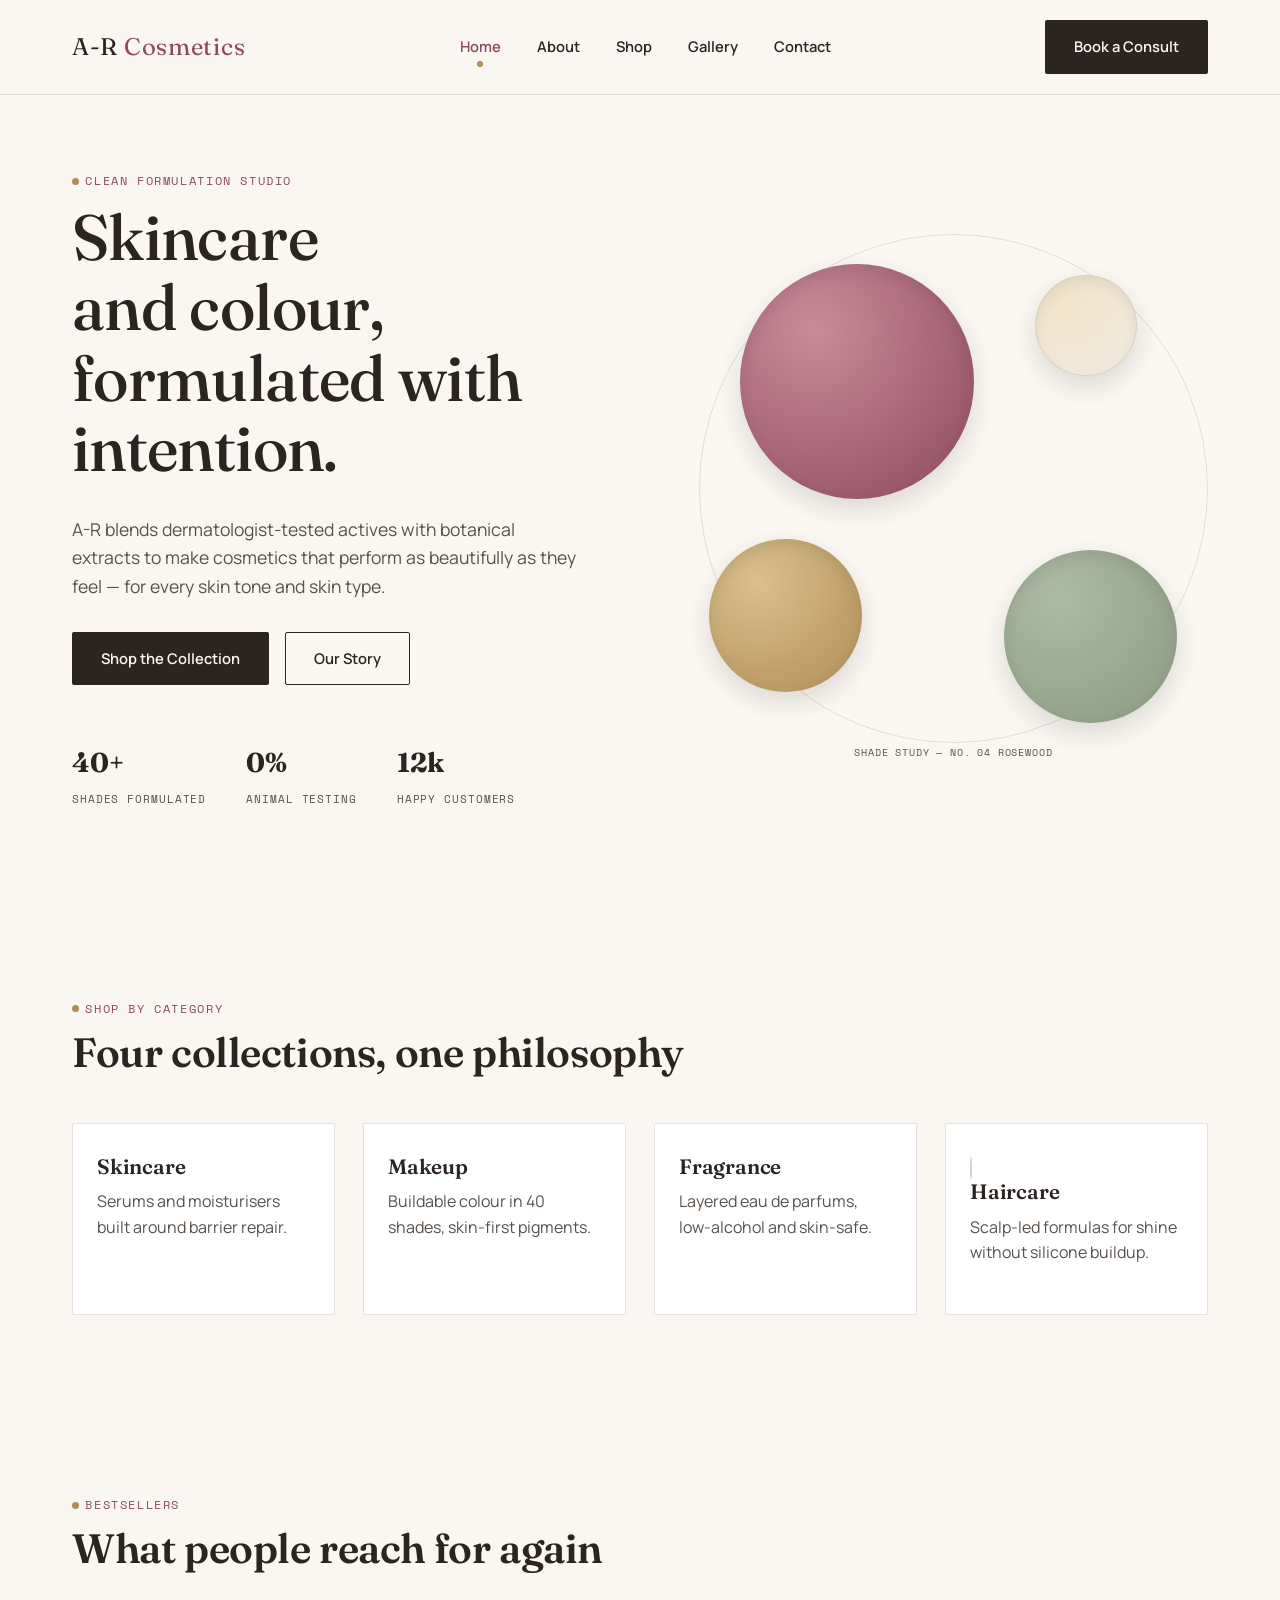
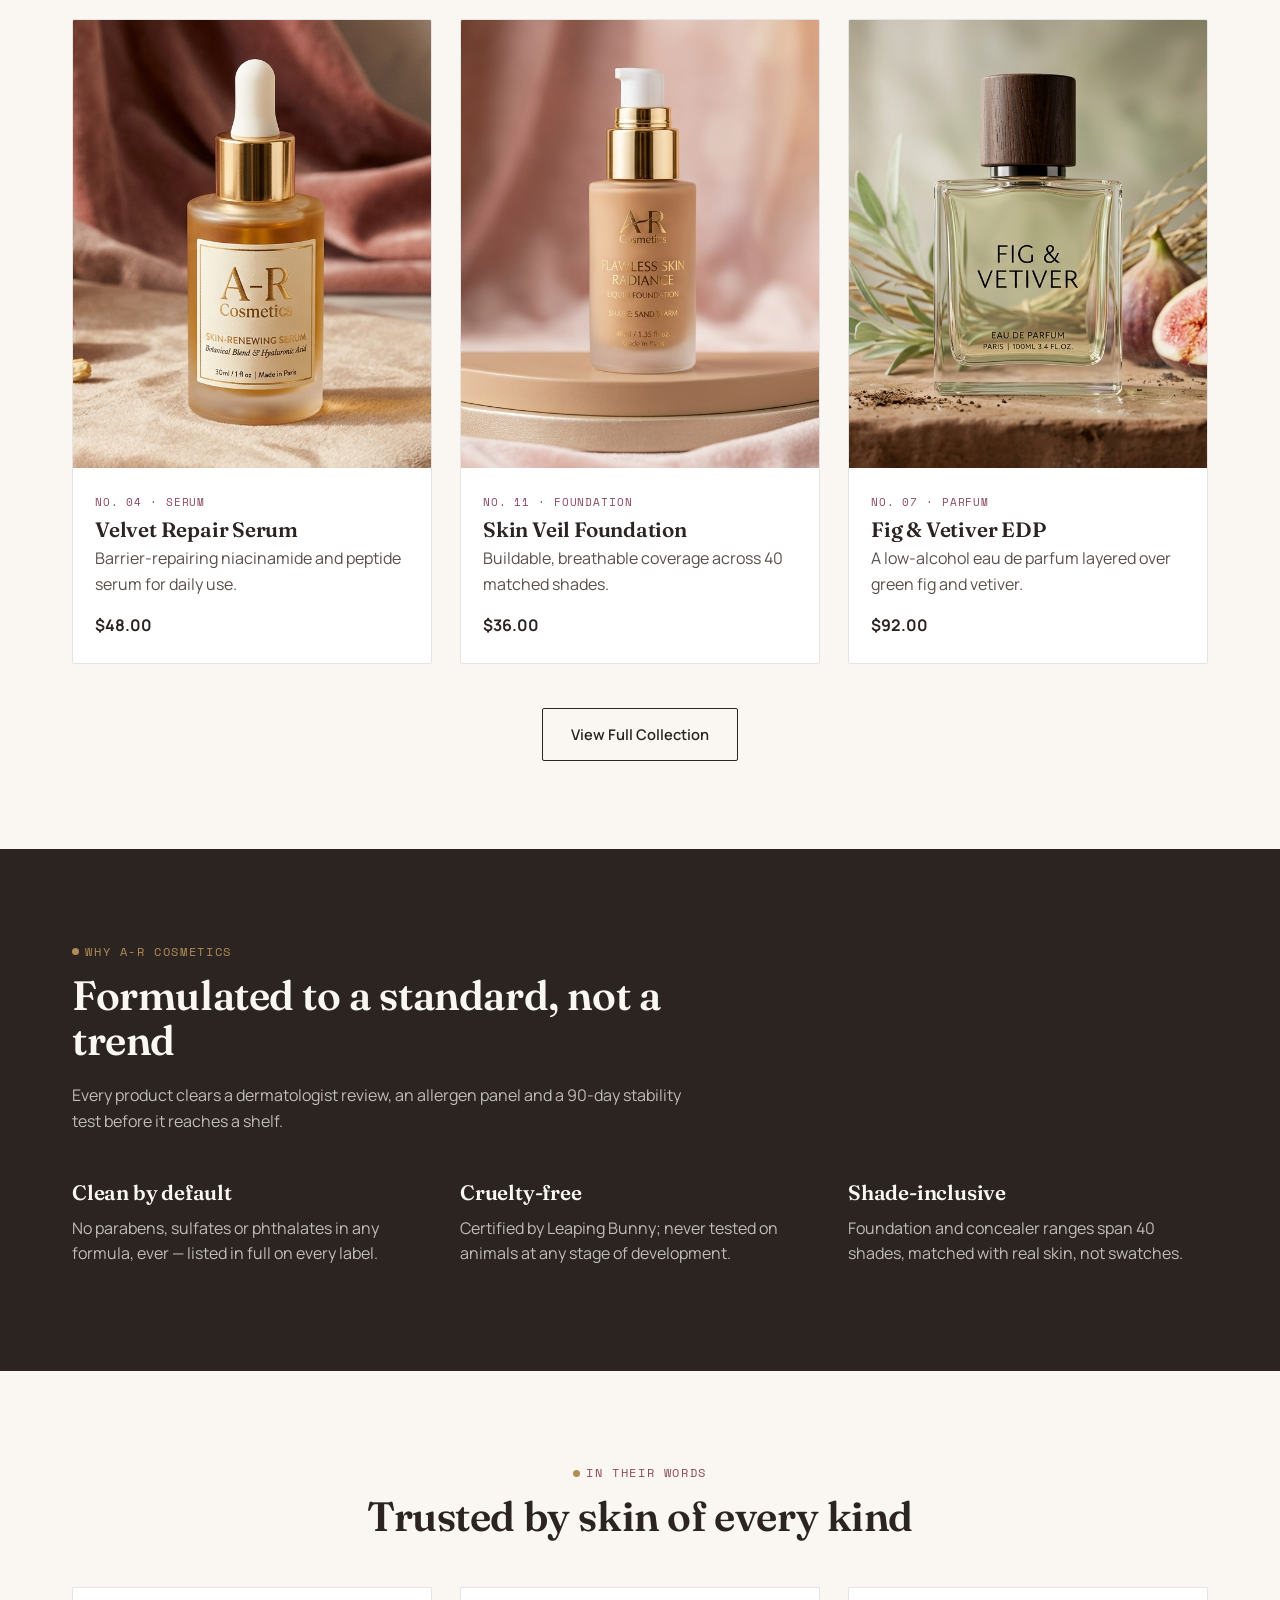
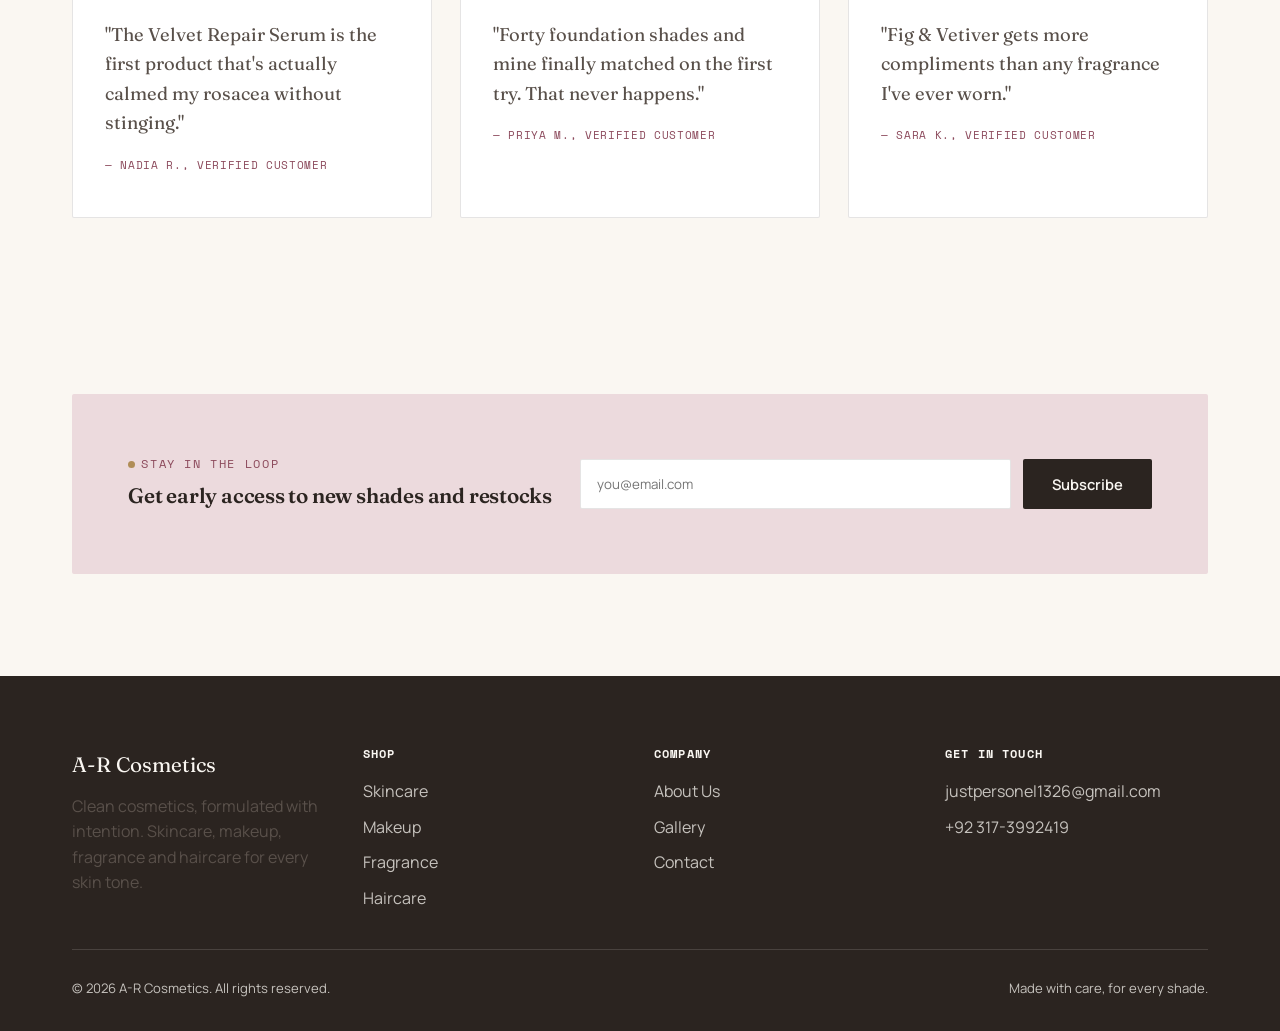
<file: index.html>
<!DOCTYPE html>
<html lang="en">
<head>
<meta charset="UTF-8" />
<meta name="viewport" content="width=device-width, initial-scale=1.0" />
<title>A-R Cosmetics</title>
<meta name="description" content="AURELLE creates clean, dermatologist-tested skincare, makeup and fragrance formulated with intention." />
<link rel="icon" type="image/png" href="favicon-32.png" />
<link rel="preconnect" href="https://fonts.googleapis.com">
<link rel="preconnect" href="https://fonts.gstatic.com" crossorigin>
<link href="https://fonts.googleapis.com/css2?family=Fraunces:opsz,wght@9..144,400;9..144,500;9..144,600&family=Manrope:wght@400;500;600;700;800&family=Space+Mono:wght@400;700&display=swap" rel="stylesheet">
<link rel="stylesheet" href="css/style.css" />
</head>
<body>

<header class="site-header">
  <div class="container">
    <a href="index.html" class="logo">A-R<span> Cosmetics</span></a>
    <button class="nav-toggle" aria-label="Toggle menu" aria-expanded="false">
      <span></span><span></span><span></span>
    </button>
    <nav class="main-nav">
      <a href="index.html" aria-current="page">Home</a>
      <a href="about.html">About</a>
      <a href="shop.html">Shop</a>
      <a href="gallery.html">Gallery</a>
      <a href="contact.html">Contact</a>
    </nav>
    <a href="contact.html" class="btn btn-primary header-cta">Book a Consult</a>
  </div>
</header>

<main>

  <section class="hero">
    <div class="container">
      <div class="hero-copy">
        <p class="eyebrow">Clean formulation studio</p>
        <h1>Skincare and&nbsp;colour, formulated&nbsp;with intention.</h1>
        <p class="lede">A-R blends dermatologist-tested actives with botanical extracts to make cosmetics that perform as beautifully as they feel — for every skin tone and skin type.</p>
        <div class="hero-actions">
          <a href="shop.html" class="btn btn-primary">Shop the Collection</a>
          <a href="about.html" class="btn btn-outline">Our Story</a>
        </div>
        <div class="hero-stats">
          <div><strong>40+</strong><span>Shades formulated</span></div>
          <div><strong>0%</strong><span>Animal testing</span></div>
          <div><strong>12k</strong><span>Happy customers</span></div>
        </div>
      </div>
      <div class="swatch-cluster" aria-hidden="true">
  <div class="ring"></div>
  <div class="swatch-dot d1"></div>
  <div class="swatch-dot d2"></div>
  <div class="swatch-dot d3"></div>
  <div class="swatch-dot d4"></div>
  <span class="label">SHADE STUDY — NO. 04 ROSEWOOD</span>
</div>
    </div>
  </section>

  <section class="categories">
    <div class="container">
      <div class="section-head">
        <p class="eyebrow">Shop by category</p>
        <h2>Four collections, one philosophy</h2>
      </div>
      <div class="category-grid">
        <a class="category-card" href="shop.html#skincare">
          <span class="dot" style="background:var(--sage)"></span>
          <h3>Skincare</h3>
          <p>Serums and moisturisers built around barrier repair.</p>
        </a>
        <a class="category-card" href="shop.html#makeup">
          <span class="dot" style="background:var(--rosewood)"></span>
          <h3>Makeup</h3>
          <p>Buildable colour in 40 shades, skin-first pigments.</p>
        </a>
        <a class="category-card" href="shop.html#fragrance">
          <span class="dot" style="background:var(--gold)"></span>
          <h3>Fragrance</h3>
          <p>Layered eau de parfums, low-alcohol and skin-safe.</p>
        </a>
        <a class="category-card" href="shop.html#haircare">
          <span class="dot" style="background:var(--ivory-deep); border:1px solid var(--line)"></span>
          <h3>Haircare</h3>
          <p>Scalp-led formulas for shine without silicone buildup.</p>
        </a>
      </div>
    </div>
  </section>

  <section class="bestsellers">
    <div class="container">
      <div class="section-head">
        <p class="eyebrow">Bestsellers</p>
        <h2>What people reach for again</h2>
      </div>
      <div class="product-grid">

        <article class="product-card">
          <div class="product-media">
  <img src="images/velvet-repair-serum.jpg" alt="Velvet Repair Serum">
</div>
          <div class="product-body">
            <span class="code">No. 04 · Serum</span>
            <h3>Velvet Repair Serum</h3>
            <p>Barrier-repairing niacinamide and peptide serum for daily use.</p>
            <span class="price">$48.00</span>
          </div>
        </article>

        <article class="product-card">
          <div class="product-media">
  <img src="images/skin-veil-foundation.jpg" alt="Skin Veil Foundation">
</div>
          <div class="product-body">
            <span class="code">No. 11 · Foundation</span>
            <h3>Skin Veil Foundation</h3>
            <p>Buildable, breathable coverage across 40 matched shades.</p>
            <span class="price">$36.00</span>
          </div>
        </article>

        <article class="product-card">
          <div class="product-media">
  <img src="images/fig-vetiver-parfum.jpg" alt="Fig and Vetiver Eau de Parfum">
</div>
          <div class="product-body">
            <span class="code">No. 07 · Parfum</span>
            <h3>Fig & Vetiver EDP</h3>
            <p>A low-alcohol eau de parfum layered over green fig and vetiver.</p>
            <span class="price">$92.00</span>
          </div>
        </article>

      </div>
      <div class="text-center" style="margin-top:44px">
        <a href="shop.html" class="btn btn-outline">View Full Collection</a>
      </div>
    </div>
  </section>

  <section class="band">
    <div class="container">
      <div class="section-head">
        <p class="eyebrow" style="color:var(--gold)">Why A-R Cosmetics</p>
        <h2>Formulated to a standard, not a trend</h2>
        <p>Every product clears a dermatologist review, an allergen panel and a 90-day stability test before it reaches a shelf.</p>
      </div>
      <div class="value-grid">
        <div>
          <span class="dot" style="background:var(--rosewood)"></span>
          <h3>Clean by default</h3>
          <p>No parabens, sulfates or phthalates in any formula, ever — listed in full on every label.</p>
        </div>
        <div>
          <span class="dot" style="background:var(--gold)"></span>
          <h3>Cruelty-free</h3>
          <p>Certified by Leaping Bunny; never tested on animals at any stage of development.</p>
        </div>
        <div>
          <span class="dot" style="background:var(--sage)"></span>
          <h3>Shade-inclusive</h3>
          <p>Foundation and concealer ranges span 40 shades, matched with real skin, not swatches.</p>
        </div>
      </div>
    </div>
  </section>

  <section class="testimonials">
    <div class="container">
      <div class="section-head center">
        <p class="eyebrow">In their words</p>
        <h2>Trusted by skin of every kind</h2>
      </div>
      <div class="testimonial-grid">
        <div class="testimonial">
          <p class="quote">"The Velvet Repair Serum is the first product that's actually calmed my rosacea without stinging."</p>
          <p class="who">— Nadia R., verified customer</p>
        </div>
        <div class="testimonial">
          <p class="quote">"Forty foundation shades and mine finally matched on the first try. That never happens."</p>
          <p class="who">— Priya M., verified customer</p>
        </div>
        <div class="testimonial">
          <p class="quote">"Fig & Vetiver gets more compliments than any fragrance I've ever worn."</p>
          <p class="who">— Sara K., verified customer</p>
        </div>
      </div>
    </div>
  </section>

  <section class="newsletter-wrap">
    <div class="container">
      <div class="newsletter">
        <div>
          <p class="eyebrow">Stay in the loop</p>
          <h3 class="mt-0">Get early access to new shades and restocks</h3>
        </div>
        <form class="newsletter-form" action="https://formspree.io/f/mrevzryq" method="POST">
          <label for="newsletter-email" class="sr-only" style="position:absolute;left:-9999px">Email address</label>
          <input id="newsletter-email" type="email" name="email" placeholder="you@email.com" required />
          <button type="submit" class="btn btn-primary">Subscribe</button>
        </form>
      </div>
      <p class="newsletter-note" style="text-align:center; font-size:0.85rem; margin-top:14px; color:var(--espresso-soft)"></p>
    </div>
  </section>

</main>

<footer class="site-footer">
  <div class="container">
    <div class="footer-grid">
      <div>
        <p class="footer-logo">A-R Cosmetics</p>
        <p>Clean cosmetics, formulated with intention. Skincare, makeup, fragrance and haircare for every skin tone.</p>
      </div>
      <div>
        <h4>Shop</h4>
        <ul>
          <li><a href="shop.html#skincare">Skincare</a></li>
          <li><a href="shop.html#makeup">Makeup</a></li>
          <li><a href="shop.html#fragrance">Fragrance</a></li>
          <li><a href="shop.html#haircare">Haircare</a></li>
        </ul>
      </div>
      <div>
        <h4>Company</h4>
        <ul>
          <li><a href="about.html">About Us</a></li>
          <li><a href="gallery.html">Gallery</a></li>
          <li><a href="contact.html">Contact</a></li>
        </ul>
      </div>
      <div>
        <h4>Get in touch</h4>
        <ul>
          <li><a href="mailto:justpersonel1326@gmail.com" target="blank">justpersonel1326@gmail.com</a></li>
          <li><a href="tel:+923173992419" target="blank">+92 317-3992419</a></li>
        </ul>
      </div>
    </div>
    <div class="footer-bottom">
      <span>© <span id="year"></span> A-R Cosmetics. All rights reserved.</span>
      <span>Made with care, for every shade.</span>
    </div>
  </div>
</footer>

<script src="js/script.js"></script>
</body>
</html>
</file>
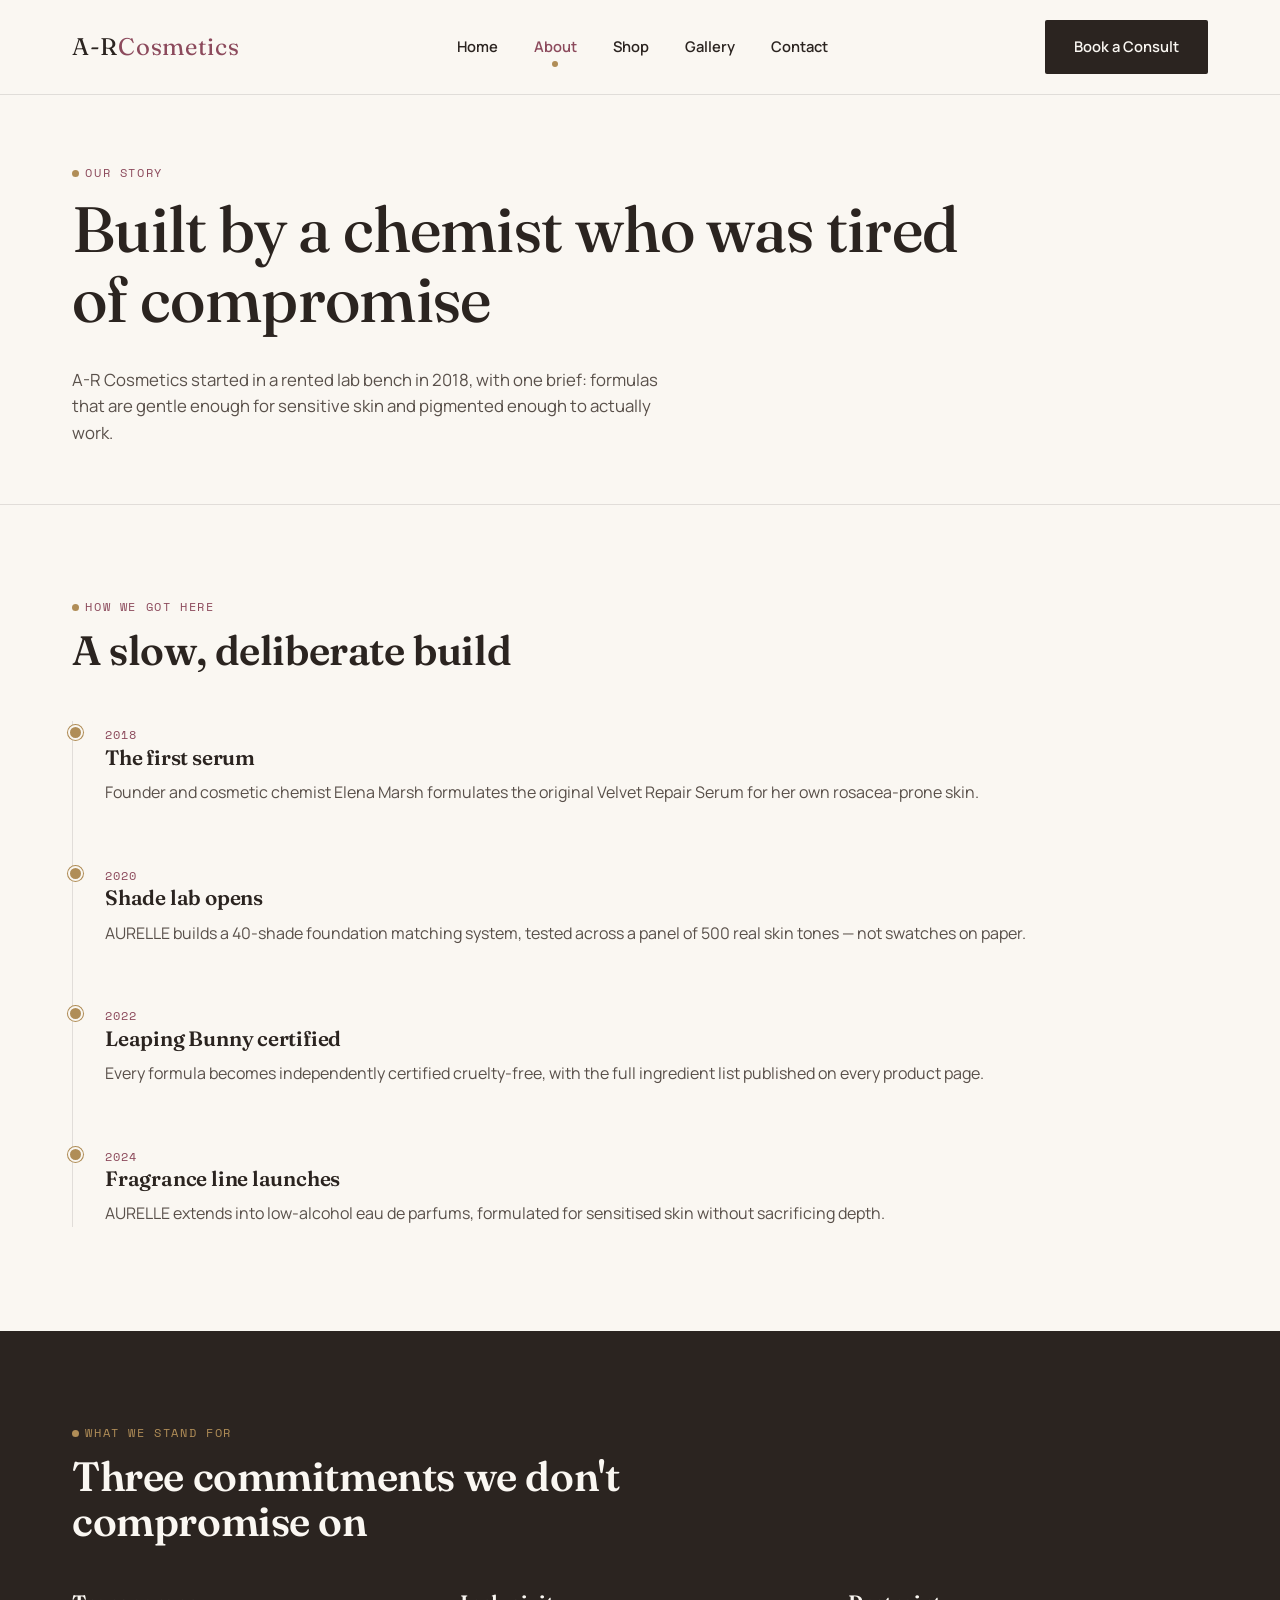
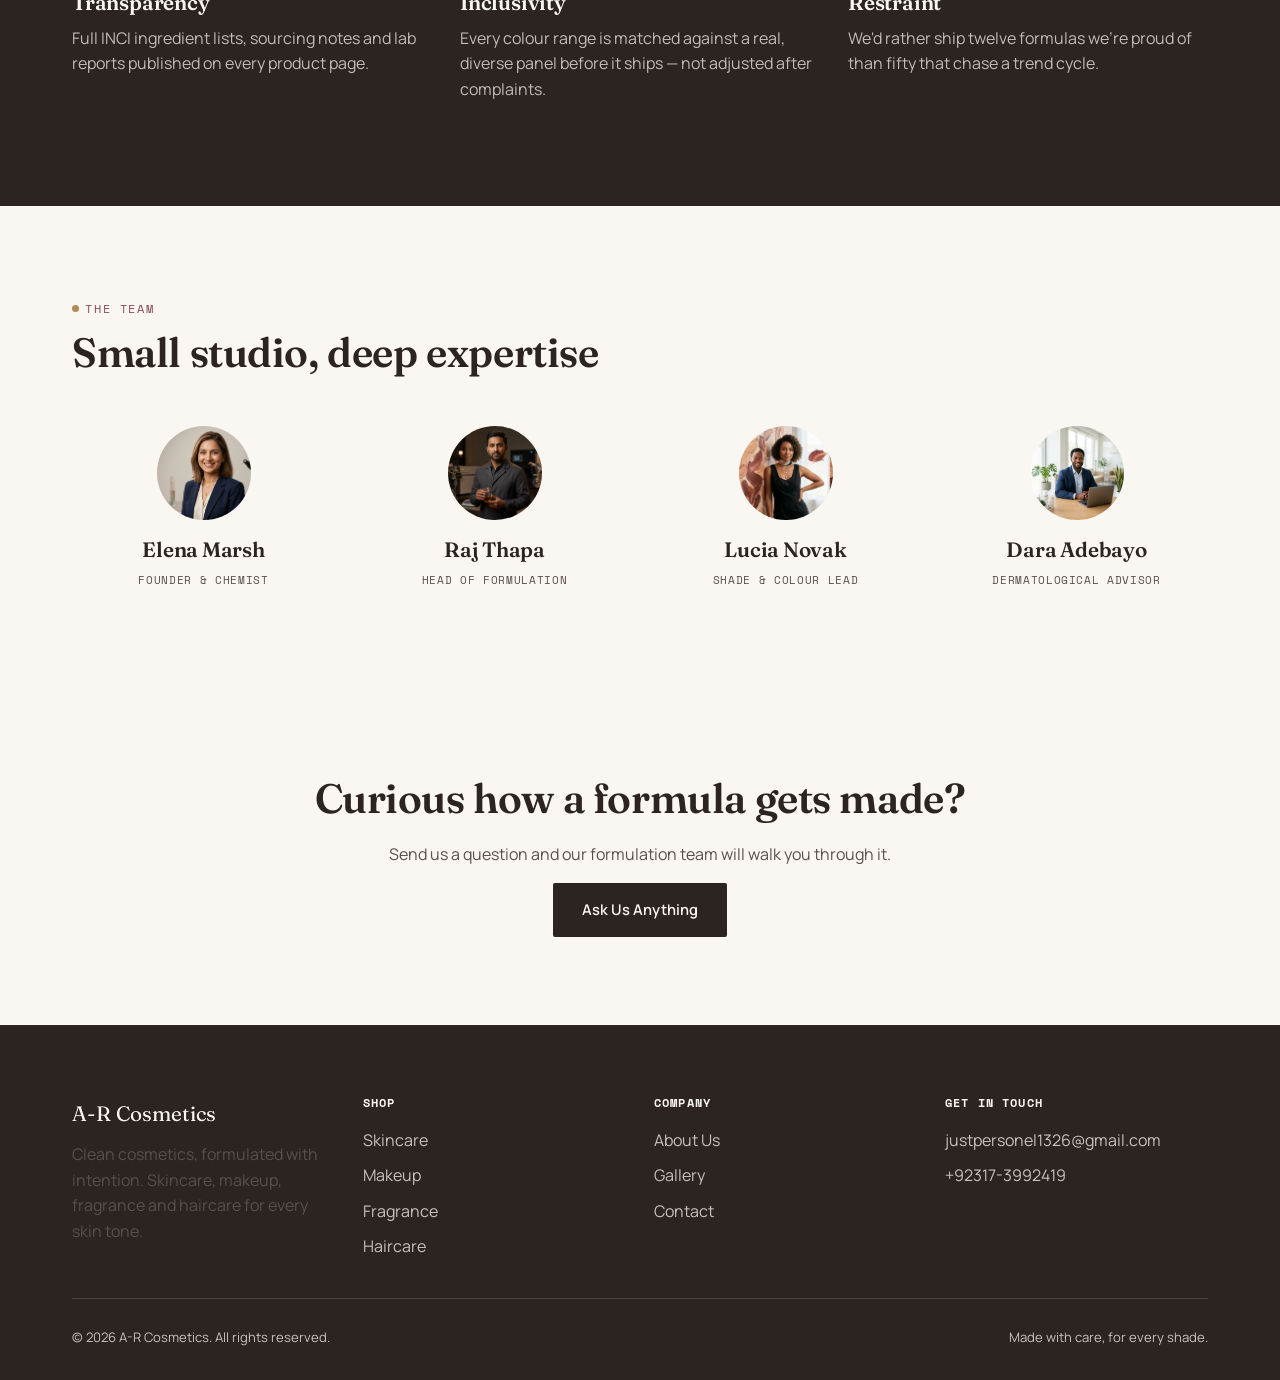
<file: about.html>
<!DOCTYPE html>
<html lang="en">
<head>
<meta charset="UTF-8" />
<meta name="viewport" content="width=device-width, initial-scale=1.0" />
<title>About — A-R Cosmetics</title>
<meta name="description" content="The story behind AURELLE: a formulation studio built on clean ingredients, shade inclusivity and dermatological rigor." />
<link rel="icon" type="image/png" href="favicon-32.png"/>
<link rel="preconnect" href="https://fonts.googleapis.com">
<link rel="preconnect" href="https://fonts.gstatic.com" crossorigin>
<link href="https://fonts.googleapis.com/css2?family=Fraunces:opsz,wght@9..144,400;9..144,500;9..144,600&family=Manrope:wght@400;500;600;700;800&family=Space+Mono:wght@400;700&display=swap" rel="stylesheet">
<link rel="stylesheet" href="css/style.css" />
</head>
<body>

<header class="site-header">
  <div class="container">
    <a href="index.html" class="logo">A-R<span>Cosmetics</span></a>
    <button class="nav-toggle" aria-label="Toggle menu" aria-expanded="false">
      <span></span><span></span><span></span>
    </button>
    <nav class="main-nav">
      <a href="index.html">Home</a>
      <a href="about.html" aria-current="page">About</a>
      <a href="shop.html">Shop</a>
      <a href="gallery.html">Gallery</a>
      <a href="contact.html">Contact</a>
    </nav>
    <a href="contact.html" class="btn btn-primary header-cta">Book a Consult</a>
  </div>
</header>

<main>

  <section class="page-hero">
    <div class="container">
      <p class="eyebrow">Our story</p>
      <h1>Built by a chemist who was tired of&nbsp;compromise</h1>
      <p class="lede">A-R Cosmetics started in a rented lab bench in 2018, with one brief: formulas that are gentle enough for sensitive skin and pigmented enough to actually work.</p>
    </div>
  </section>

  <section>
    <div class="container">
      <div class="section-head">
        <p class="eyebrow">How we got here</p>
        <h2>A slow, deliberate build</h2>
      </div>
      <div class="timeline">
        <div class="timeline-item">
          <span class="year">2018</span>
          <h3>The first serum</h3>
          <p>Founder and cosmetic chemist Elena Marsh formulates the original Velvet Repair Serum for her own rosacea-prone skin.</p>
        </div>
        <div class="timeline-item">
          <span class="year">2020</span>
          <h3>Shade lab opens</h3>
          <p>AURELLE builds a 40-shade foundation matching system, tested across a panel of 500 real skin tones — not swatches on paper.</p>
        </div>
        <div class="timeline-item">
          <span class="year">2022</span>
          <h3>Leaping Bunny certified</h3>
          <p>Every formula becomes independently certified cruelty-free, with the full ingredient list published on every product page.</p>
        </div>
        <div class="timeline-item">
          <span class="year">2024</span>
          <h3>Fragrance line launches</h3>
          <p>AURELLE extends into low-alcohol eau de parfums, formulated for sensitised skin without sacrificing depth.</p>
        </div>
      </div>
    </div>
  </section>

  <section class="band">
    <div class="container">
      <div class="section-head">
        <p class="eyebrow" style="color:var(--gold)">What we stand for</p>
        <h2>Three commitments we don't compromise on</h2>
      </div>
      <div class="value-grid">
        <div>
          <span class="dot" style="background:var(--rosewood)"></span>
          <h3>Transparency</h3>
          <p>Full INCI ingredient lists, sourcing notes and lab reports published on every product page.</p>
        </div>
        <div>
          <span class="dot" style="background:var(--gold)"></span>
          <h3>Inclusivity</h3>
          <p>Every colour range is matched against a real, diverse panel before it ships — not adjusted after complaints.</p>
        </div>
        <div>
          <span class="dot" style="background:var(--sage)"></span>
          <h3>Restraint</h3>
          <p>We'd rather ship twelve formulas we're proud of than fifty that chase a trend cycle.</p>
        </div>
      </div>
    </div>
  </section>

  <section>
    <div class="container">
      <div class="section-head">
        <p class="eyebrow">The team</p>
        <h2>Small studio, deep expertise</h2>
      </div>
      <div class="team-grid">
        <div class="team-card">
          <div class="team-avatar">
            <img src="images/elena-marsh.jpg" alt="Elena Marsh - Founder & Chemist">
          </div>
          <h3>Elena Marsh</h3>
          <p class="role">Founder &amp; Chemist</p>
        </div>
        <div class="team-card">
          <div class="team-avatar">
            <img src="images/raj-thapa.jpg" alt="Raj Thapa - Head of Formulation">
          </div>
          <h3>Raj Thapa</h3>
          <p class="role">Head of Formulation</p>
        </div>
        <div class="team-card">
          <div class="team-avatar">
            <img src="images/lucia-novak.jpg" alt="Lucia Novak - Shade & Colour Lead">
          </div>
          <h3>Lucia Novak</h3>
          <p class="role">Shade &amp; Colour Lead</p>
        </div>
        <div class="team-card">
          <div class="team-avatar">
            <img src="images/dara-adebayo.jpg" alt="Dara Adebayo - Dermatological Advisor">
          </div>
          <h3>Dara Adebayo</h3>
          <p class="role">Dermatological Advisor</p>
        </div>
      </div>
    </div>
  </section>

  <section class="text-center">
    <div class="container">
      <h2>Curious how a formula gets made?</h2>
      <p style="max-width:52ch; margin-left:auto; margin-right:auto">Send us a question and our formulation team will walk you through it.</p>
      <a href="contact.html" class="btn btn-primary">Ask Us Anything</a>
    </div>
  </section>

</main>

<footer class="site-footer">
  <div class="container">
    <div class="footer-grid">
      <div>
        <p class="footer-logo">A-R Cosmetics</p>
        <p>Clean cosmetics, formulated with intention. Skincare, makeup, fragrance and haircare for every skin tone.</p>
      </div>
      <div>
        <h4>Shop</h4>
        <ul>
          <li><a href="shop.html#skincare">Skincare</a></li>
          <li><a href="shop.html#makeup">Makeup</a></li>
          <li><a href="shop.html#fragrance">Fragrance</a></li>
          <li><a href="shop.html#haircare">Haircare</a></li>
        </ul>
      </div>
      <div>
        <h4>Company</h4>
        <ul>
          <li><a href="about.html">About Us</a></li>
          <li><a href="gallery.html">Gallery</a></li>
          <li><a href="contact.html">Contact</a></li>
        </ul>
      </div>
      <div>
        <h4>Get in touch</h4>
        <ul>
          <li><a href="mailto:justpersonel1326@gmail.com" target="blank">justpersonel1326@gmail.com</a></li>
          <li><a href="tel:"+923173992419" target="blank">+92317-3992419</a></li>
        </ul>
      </div>
    </div>
    <div class="footer-bottom">
      <span>© <span id="year"></span> A-R Cosmetics. All rights reserved.</span>
      <span>Made with care, for every shade.</span>
    </div>
  </div>
</footer>

<script src="js/script.js"></script>
</body>
</html>
</file>
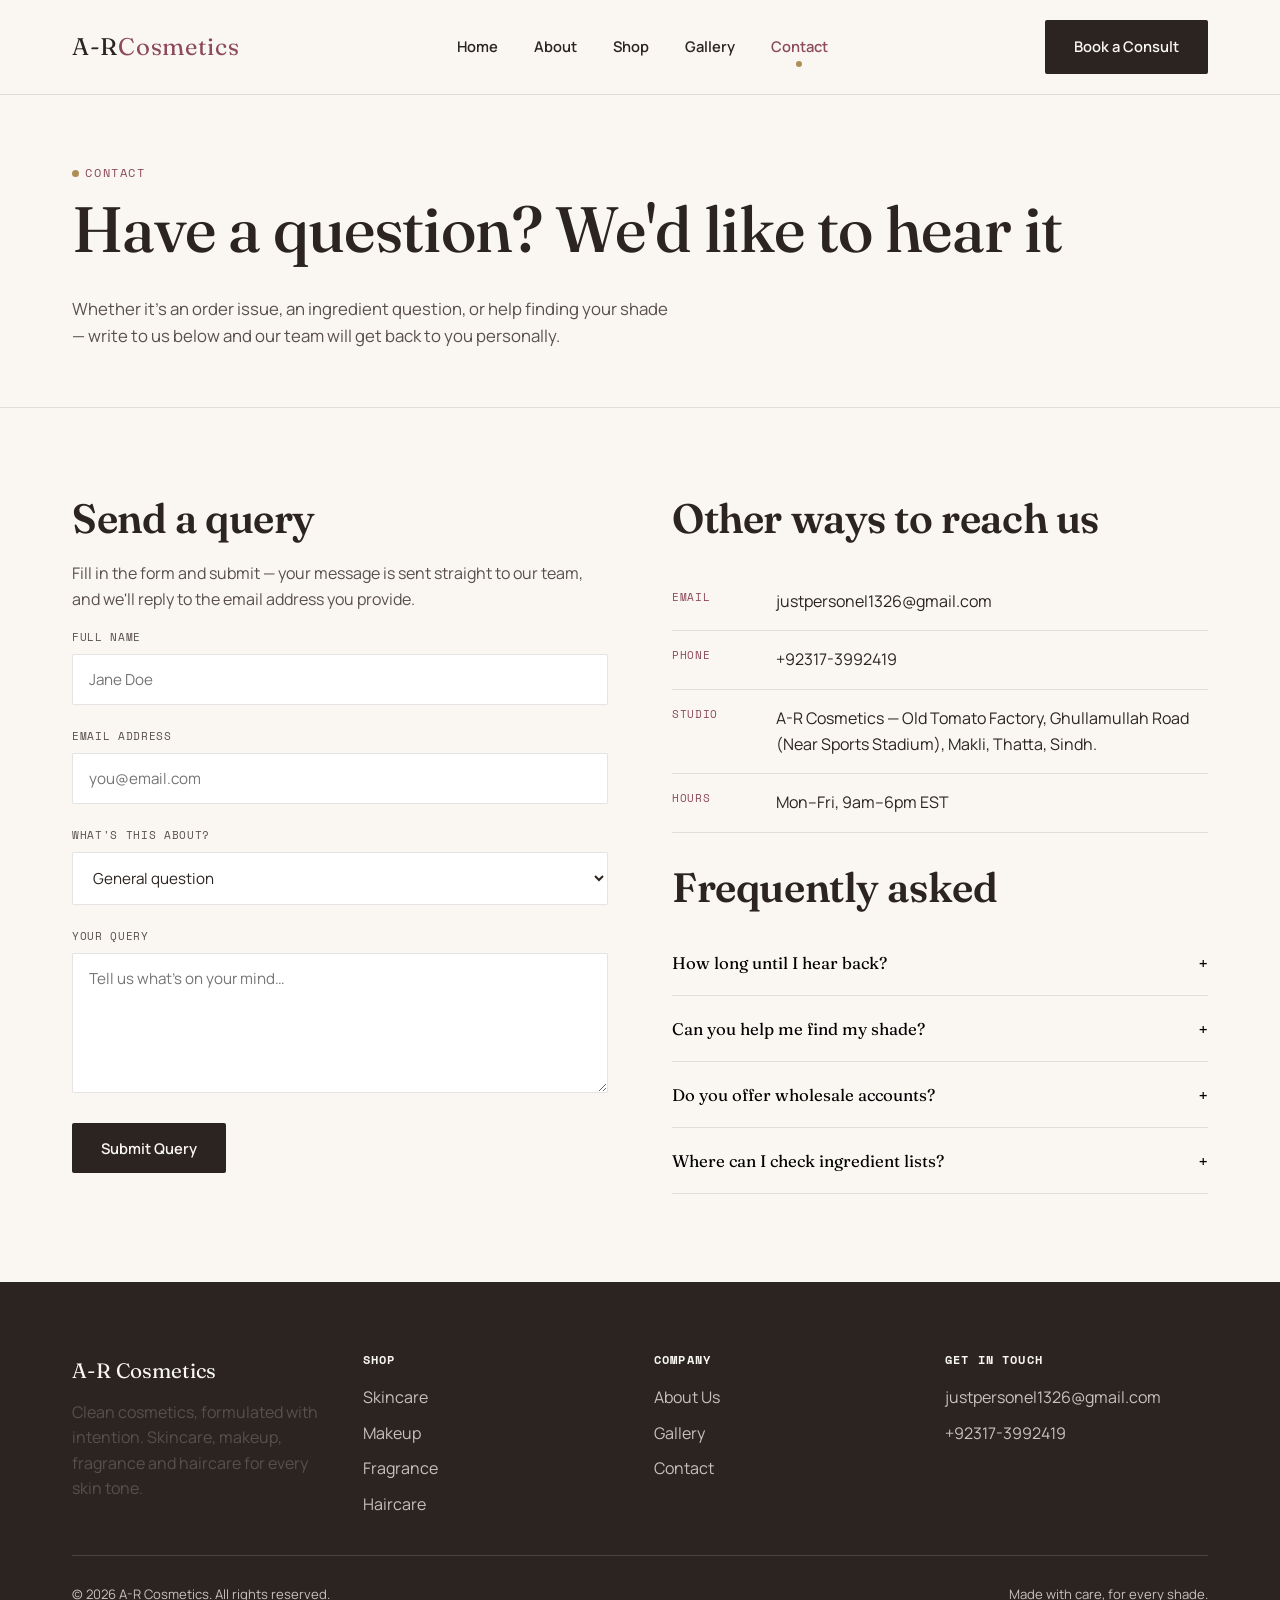
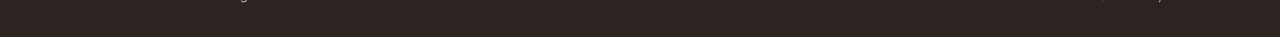
<file: contact.html>
<!DOCTYPE html>
<html lang="en">
<head>
<meta charset="UTF-8" />
<meta name="viewport" content="width=device-width, initial-scale=1.0" />
<title>Contact — A-R Cosmetics</title>
<meta name="description" content="Send AURELLE a question about an order, ingredient or shade match. Our team replies within 1-2 business days." />
<link rel="icon" type="image/png" href="favicon-32.png" />
<link rel="preconnect" href="https://fonts.googleapis.com">
<link rel="preconnect" href="https://fonts.gstatic.com" crossorigin>
<link href="https://fonts.googleapis.com/css2?family=Fraunces:opsz,wght@9..144,400;9..144,500;9..144,600&family=Manrope:wght@400;500;600;700;800&family=Space+Mono:wght@400;700&display=swap" rel="stylesheet">
<link rel="stylesheet" href="css/style.css" />
</head>
<body>

<header class="site-header">
  <div class="container">
    <a href="index.html" class="logo">A-R<span>Cosmetics</span></a>
    <button class="nav-toggle" aria-label="Toggle menu" aria-expanded="false">
      <span></span><span></span><span></span>
    </button>
    <nav class="main-nav">
      <a href="index.html">Home</a>
      <a href="about.html">About</a>
      <a href="shop.html">Shop</a>
      <a href="gallery.html">Gallery</a>
      <a href="contact.html" aria-current="page">Contact</a>
    </nav>
    <a href="contact.html" class="btn btn-primary header-cta">Book a Consult</a>
  </div>
</header>

<main>

  <section class="page-hero">
    <div class="container">
      <p class="eyebrow">Contact</p>
      <h1>Have a question? We'd like to hear it</h1>
      <p class="lede">Whether it's an order issue, an ingredient question, or help finding your shade — write to us below and our team will get back to you personally.</p>
    </div>
  </section>

  <section>
    <div class="container">
      <div class="contact-layout">

        <div>
          <h2 class="mt-0">Send a query</h2>
          <p>Fill in the form and submit — your message is sent straight to our team, and we'll reply to the email address you provide.</p>

          <form id="contact-form" action="https://formspree.io/f/mrevzryq" method="POST">
            <div class="form-field">
              <label for="name">Full name</label>
              <input type="text" id="name" name="name" placeholder="Jane Doe" required />
            </div>

            <div class="form-field">
              <label for="email">Email address</label>
              <input type="email" id="email" name="email" placeholder="you@email.com" required />
            </div>

            <div class="form-field">
              <label for="topic">What's this about?</label>
              <select id="topic" name="topic">
                <option>General question</option>
                <option>Order or shipping</option>
                <option>Shade matching help</option>
                <option>Ingredients / allergies</option>
                <option>Wholesale or press</option>
                <option>Something else</option>
              </select>
            </div>

            <div class="form-field">
              <label for="message">Your query</label>
              <textarea id="message" name="message" placeholder="Tell us what's on your mind…" required></textarea>
            </div>

            <button type="submit" class="btn btn-primary">Submit Query</button>
            <div id="form-status" class="form-status" role="status" aria-live="polite"></div>
          </form>
        </div>

        <div>
          <h2 class="mt-0">Other ways to reach us</h2>
          <ul class="contact-info-list">
            <li><span class="k">Email</span><a href="mailto:justpersonel1326@gmail.com">justpersonel1326@gmail.com</a></li>
            <li><span class="k">Phone</span><a href="tel:+923173992419">+92317-3992419</a></li>
            <li><span class="k">Studio</span><span>A-R Cosmetics — Old Tomato Factory, Ghullamullah Road (Near Sports Stadium), Makli, Thatta, Sindh. </span></li>
            <li><span class="k">Hours</span><span>Mon–Fri, 9am–6pm EST</span></li>
          </ul>

          <h2>Frequently asked</h2>
          <div class="faq-list">
            <div class="faq-item">
              <button class="faq-question">How long until I hear back? <span class="faq-plus">+</span></button>
              <div class="faq-answer"><p>Our team replies to every query within 1–2 business days, usually sooner.</p></div>
            </div>
            <div class="faq-item">
              <button class="faq-question">Can you help me find my shade? <span class="faq-plus">+</span></button>
              <div class="faq-answer"><p>Yes — mention your undertone and a shade you currently wear in your message, and our shade lead will recommend a match.</p></div>
            </div>
            <div class="faq-item">
              <button class="faq-question">Do you offer wholesale accounts? <span class="faq-plus">+</span></button>
              <div class="faq-answer"><p>We do. Select "Wholesale or press" in the form and include your business details.</p></div>
            </div>
            <div class="faq-item">
              <button class="faq-question">Where can I check ingredient lists? <span class="faq-plus">+</span></button>
              <div class="faq-answer"><p>Full INCI lists are on every product page in the Shop. Write in if you need help reading one.</p></div>
            </div>
          </div>
        </div>

      </div>
    </div>
  </section>

</main>

<footer class="site-footer">
  <div class="container">
    <div class="footer-grid">
      <div>
        <p class="footer-logo">A-R Cosmetics</p>
        <p>Clean cosmetics, formulated with intention. Skincare, makeup, fragrance and haircare for every skin tone.</p>
      </div>
      <div>
        <h4>Shop</h4>
        <ul>
          <li><a href="shop.html#skincare">Skincare</a></li>
          <li><a href="shop.html#makeup">Makeup</a></li>
          <li><a href="shop.html#fragrance">Fragrance</a></li>
          <li><a href="shop.html#haircare">Haircare</a></li>
        </ul>
      </div>
      <div>
        <h4>Company</h4>
        <ul>
          <li><a href="about.html">About Us</a></li>
          <li><a href="gallery.html">Gallery</a></li>
          <li><a href="contact.html">Contact</a></li>
        </ul>
      </div>
      <div>
        <h4>Get in touch</h4>
        <ul>
          <li><a href="mailto:justpersonel1326@gmail.com" target="blank">justpersonel1326@gmail.com</a></li>
          <li><a href="tel:+923173992419" target="blank">+92317-3992419</a></li>
        </ul>
      </div>
    </div>
    <div class="footer-bottom">
      <span>© <span id="year"></span> A-R Cosmetics. All rights reserved.</span>
      <span>Made with care, for every shade.</span>
    </div>
  </div>
</footer>

<script src="js/script.js"></script>
</body>
</html>
</file>
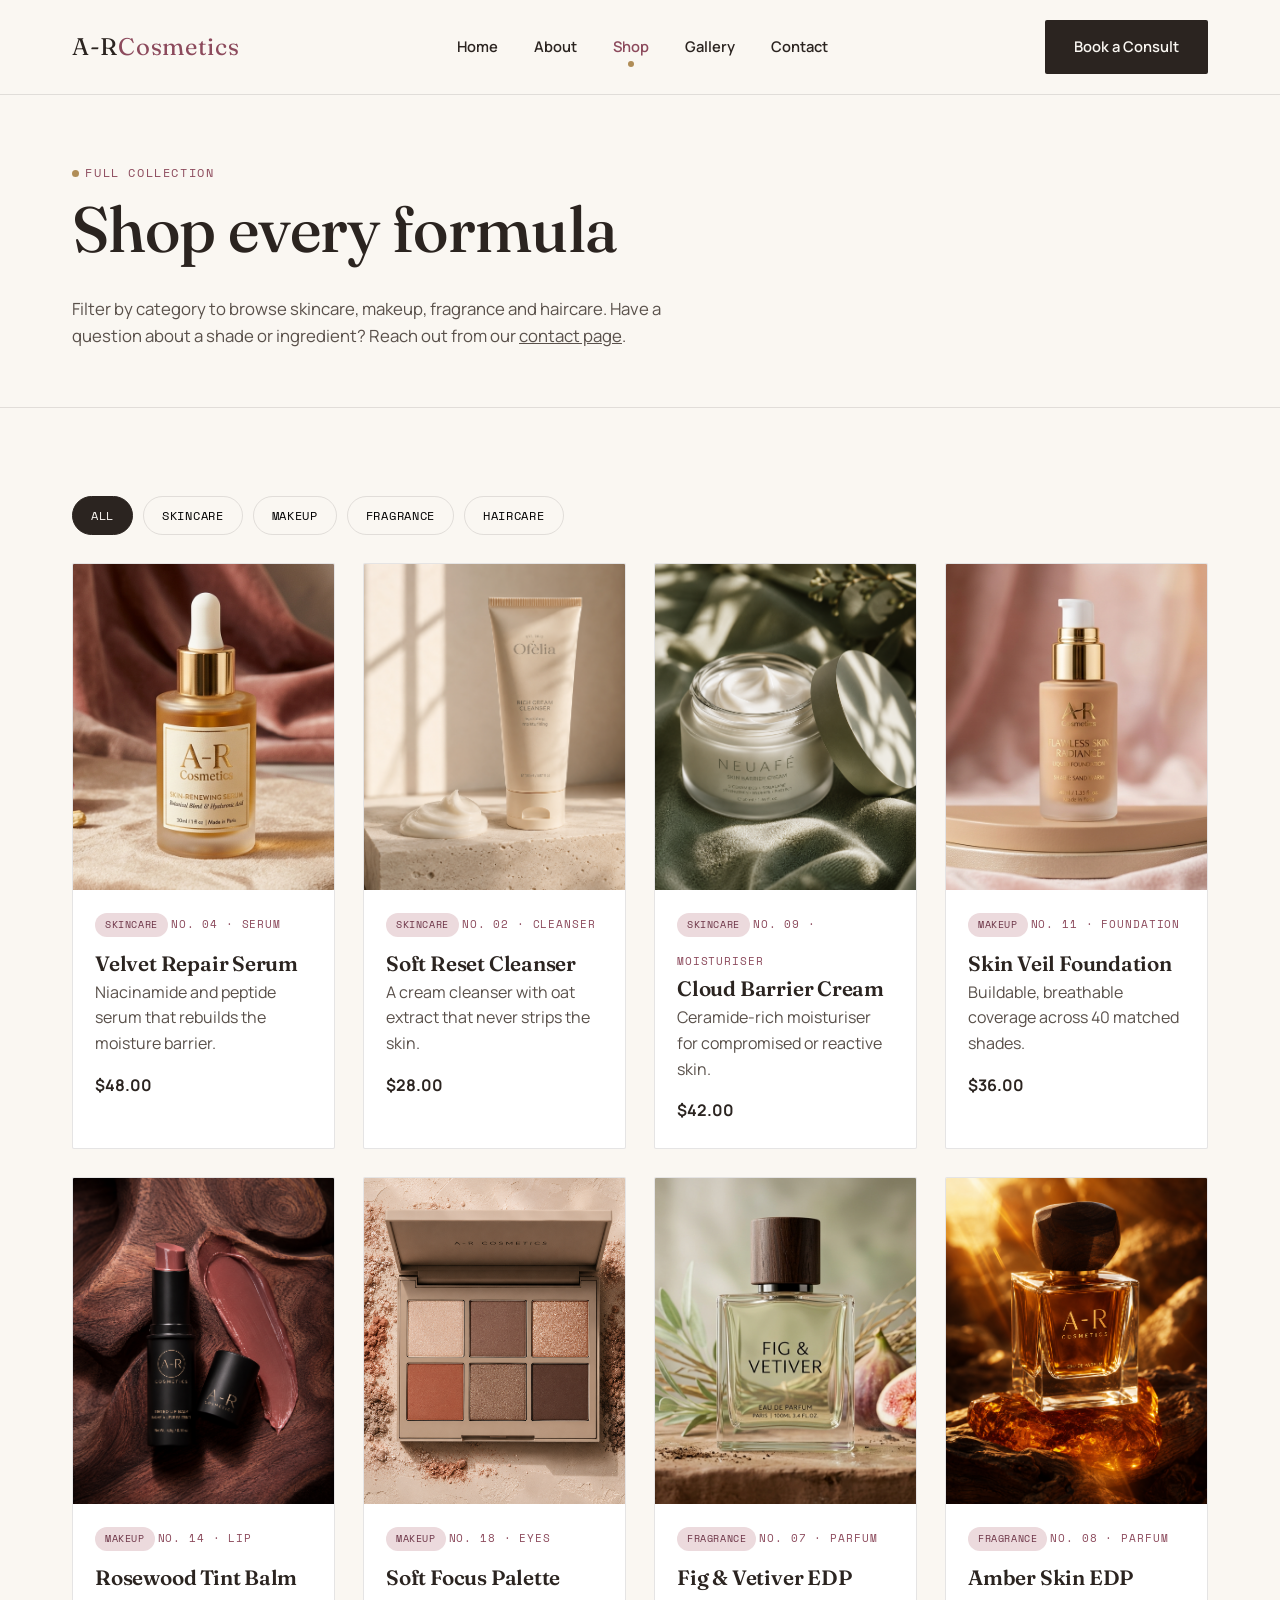
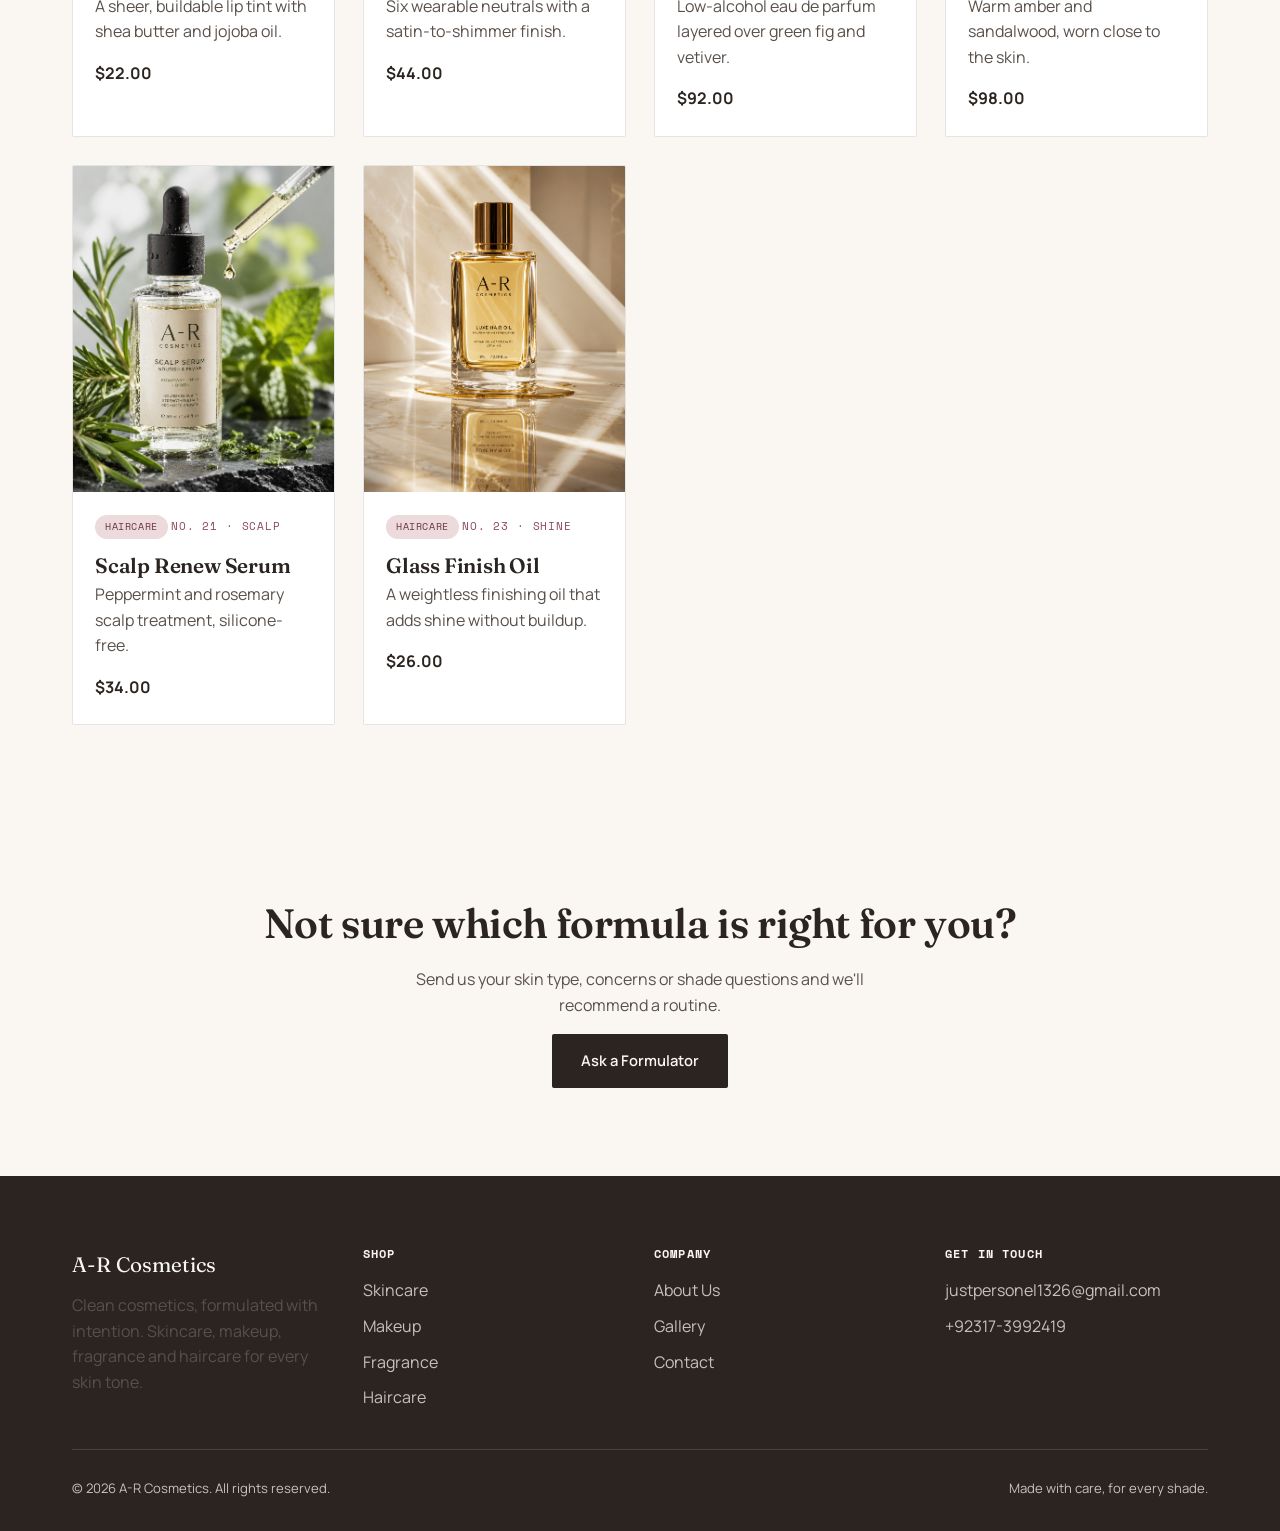
<file: shop.html>
<!DOCTYPE html>
<html lang="en">
<head>
<meta charset="UTF-8" />
<meta name="viewport" content="width=device-width, initial-scale=1.0" />
<title>Shop — A-R Cosmetics</title>
<meta name="description" content="Browse AURELLE skincare, makeup, fragrance and haircare — clean formulas, 40 matched shades, dermatologist tested." />
<link rel="icon" type="image/png" href="favicon-32.png" />
<link rel="preconnect" href="https://fonts.googleapis.com">
<link rel="preconnect" href="https://fonts.gstatic.com" crossorigin>
<link href="https://fonts.googleapis.com/css2?family=Fraunces:opsz,wght@9..144,400;9..144,500;9..144,600&family=Manrope:wght@400;500;600;700;800&family=Space+Mono:wght@400;700&display=swap" rel="stylesheet">
<link rel="stylesheet" href="css/style.css" />
</head>
<body>

<header class="site-header">
  <div class="container">
    <a href="index.html" class="logo">A-R<span>Cosmetics</span></a>
    <button class="nav-toggle" aria-label="Toggle menu" aria-expanded="false">
      <span></span><span></span><span></span>
    </button>
    <nav class="main-nav">
      <a href="index.html">Home</a>
      <a href="about.html">About</a>
      <a href="shop.html" aria-current="page">Shop</a>
      <a href="gallery.html">Gallery</a>
      <a href="contact.html">Contact</a>
    </nav>
    <a href="contact.html" class="btn btn-primary header-cta">Book a Consult</a>
  </div>
</header>

<main>

  <section class="page-hero">
    <div class="container">
      <p class="eyebrow">Full collection</p>
      <h1>Shop every formula</h1>
      <p class="lede">Filter by category to browse skincare, makeup, fragrance and haircare. Have a question about a shade or ingredient? Reach out from our <a href="contact.html" style="text-decoration:underline">contact page</a>.</p>
    </div>
  </section>

  <section>
    <div class="container">
      <div class="filter-bar">
        <button class="filter-btn active" data-filter="all">All</button>
        <button class="filter-btn" data-filter="skincare">Skincare</button>
        <button class="filter-btn" data-filter="makeup">Makeup</button>
        <button class="filter-btn" data-filter="fragrance">Fragrance</button>
        <button class="filter-btn" data-filter="haircare">Haircare</button>
      </div>

      <div class="product-grid">

        <article class="product-card" data-category="skincare">
          <div class="product-media">
            <img src="images/velvet-repair-serum.jpg" alt="Velvet Repair Serum">
          </div>
          <div class="product-body">
            <span class="product-tag">Skincare</span>
            <span class="code">No. 04 · Serum</span>
            <h3>Velvet Repair Serum</h3>
            <p>Niacinamide and peptide serum that rebuilds the moisture barrier.</p>
            <span class="price">$48.00</span>
          </div>
        </article>

        <article class="product-card" data-category="skincare">
          <div class="product-media">
            <img src="images/soft-reset-cleanser.jpg" alt="Soft Reset Cleanser">
          </div>
          <div class="product-body">
            <span class="product-tag">Skincare</span>
            <span class="code">No. 02 · Cleanser</span>
            <h3>Soft Reset Cleanser</h3>
            <p>A cream cleanser with oat extract that never strips the skin.</p>
            <span class="price">$28.00</span>
          </div>
        </article>

        <article class="product-card" data-category="skincare">
          <div class="product-media">
            <img src="images/cloud-barrier-cream.jpg" alt="Cloud Barrier Cream">
          </div>
          <div class="product-body">
            <span class="product-tag">Skincare</span>
            <span class="code">No. 09 · Moisturiser</span>
            <h3>Cloud Barrier Cream</h3>
            <p>Ceramide-rich moisturiser for compromised or reactive skin.</p>
            <span class="price">$42.00</span>
          </div>
        </article>

        <article class="product-card" data-category="makeup">
          <div class="product-media">
            <img src="images/skin-veil-foundation.jpg" alt="Skin Veil Foundation">
          </div>
          <div class="product-body">
            <span class="product-tag">Makeup</span>
            <span class="code">No. 11 · Foundation</span>
            <h3>Skin Veil Foundation</h3>
            <p>Buildable, breathable coverage across 40 matched shades.</p>
            <span class="price">$36.00</span>
          </div>
        </article>

        <article class="product-card" data-category="makeup">
          <div class="product-media">
            <img src="images/rosewood-tint-balm.jpg" alt="Rosewood Tint Balm">
          </div>
          <div class="product-body">
            <span class="product-tag">Makeup</span>
            <span class="code">No. 14 · Lip</span>
            <h3>Rosewood Tint Balm</h3>
            <p>A sheer, buildable lip tint with shea butter and jojoba oil.</p>
            <span class="price">$22.00</span>
          </div>
        </article>

        <article class="product-card" data-category="makeup">
          <div class="product-media">
            <img src="images/soft-focus-palette.jpg" alt="Soft Focus Palette">
          </div>
          <div class="product-body">
            <span class="product-tag">Makeup</span>
            <span class="code">No. 18 · Eyes</span>
            <h3>Soft Focus Palette</h3>
            <p>Six wearable neutrals with a satin-to-shimmer finish.</p>
            <span class="price">$44.00</span>
          </div>
        </article>

        <article class="product-card" data-category="fragrance">
          <div class="product-media">
            <img src="images/fig-vetiver-parfum.jpg" alt="Fig and Vetiver EDP">
          </div>
          <div class="product-body">
            <span class="product-tag">Fragrance</span>
            <span class="code">No. 07 · Parfum</span>
            <h3>Fig & Vetiver EDP</h3>
            <p>Low-alcohol eau de parfum layered over green fig and vetiver.</p>
            <span class="price">$92.00</span>
          </div>
        </article>

        <article class="product-card" data-category="fragrance">
          <div class="product-media">
            <img src="images/amber-skin-parfum.jpg" alt="Amber Skin EDP">
          </div>
          <div class="product-body">
            <span class="product-tag">Fragrance</span>
            <span class="code">No. 08 · Parfum</span>
            <h3>Amber Skin EDP</h3>
            <p>Warm amber and sandalwood, worn close to the skin.</p>
            <span class="price">$98.00</span>
          </div>
        </article>

        <article class="product-card" data-category="haircare">
          <div class="product-media">
            <img src="images/scalp-renew-serum.jpg" alt="Scalp Renew Serum">
          </div>
          <div class="product-body">
            <span class="product-tag">Haircare</span>
            <span class="code">No. 21 · Scalp</span>
            <h3>Scalp Renew Serum</h3>
            <p>Peppermint and rosemary scalp treatment, silicone-free.</p>
            <span class="price">$34.00</span>
          </div>
        </article>

        <article class="product-card" data-category="haircare">
          <div class="product-media">
            <img src="images/glass-finish-oil.jpg" alt="Glass Finish Oil">
          </div>
          <div class="product-body">
            <span class="product-tag">Haircare</span>
            <span class="code">No. 23 · Shine</span>
            <h3>Glass Finish Oil</h3>
            <p>A weightless finishing oil that adds shine without buildup.</p>
            <span class="price">$26.00</span>
          </div>
        </article>

      </div>
    </div>
  </section>

  <section class="text-center">
    <div class="container">
      <h2>Not sure which formula is right for you?</h2>
      <p style="max-width:52ch; margin-left:auto; margin-right:auto">Send us your skin type, concerns or shade questions and we'll recommend a routine.</p>
      <a href="contact.html" class="btn btn-primary">Ask a Formulator</a>
    </div>
  </section>

</main>

<footer class="site-footer">
  <div class="container">
    <div class="footer-grid">
      <div>
        <p class="footer-logo">A-R Cosmetics</p>
        <p>Clean cosmetics, formulated with intention. Skincare, makeup, fragrance and haircare for every skin tone.</p>
      </div>
      <div>
        <h4>Shop</h4>
        <ul>
          <li><a href="shop.html#skincare">Skincare</a></li>
          <li><a href="shop.html#makeup">Makeup</a></li>
          <li><a href="shop.html#fragrance">Fragrance</a></li>
          <li><a href="shop.html#haircare">Haircare</a></li>
        </ul>
      </div>
      <div>
        <h4>Company</h4>
        <ul>
          <li><a href="about.html">About Us</a></li>
          <li><a href="gallery.html">Gallery</a></li>
          <li><a href="contact.html">Contact</a></li>
        </ul>
      </div>
      <div>
        <h4>Get in touch</h4>
        <ul>
          <li><a href="mailto:justpersonel1326@gmail.com" target ="blank">justpersonel1326@gmail.com</a></li>
          <li><a href="tel:"+923173992419" target="blank">+92317-3992419</a></li>
        </ul>
      </div>
    </div>
    <div class="footer-bottom">
      <span>© <span id="year"></span> A-R Cosmetics. All rights reserved.</span>
      <span>Made with care, for every shade.</span>
    </div>
  </div>
</footer>

<script src="js/script.js"></script>
</body>
</html>
</file>
<file: css/style.css>
/* ==========================================================================
   AURELLE — Cosmetics site stylesheet
   Design tokens: ivory/espresso base, rosewood + gold + sage accents
   Display face: Fraunces · Body: Manrope · Utility labels: Space Mono
   Signature element: the shade swatch — a circular dot used as bullet,
   divider and decoration throughout, echoing cosmetic shade circles.
   ========================================================================== */

:root {
  --ivory: #faf7f2;
  --ivory-deep: #f1ebe1;
  --espresso: #2b2420;
  --espresso-soft: #59504a;
  --rosewood: #8c4a5c;
  --rosewood-deep: #6d3547;
  --gold: #b08d57;
  --sage: #8a9a80;
  --rose-light: #ecdadd;
  --white: #ffffff;
  --line: rgba(43, 36, 32, 0.12);

  --font-display: "Fraunces", "Iowan Old Style", serif;
  --font-body: "Manrope", -apple-system, BlinkMacSystemFont, sans-serif;
  --font-mono: "Space Mono", monospace;

  --max-width: 1200px;
  --radius: 2px;
  --transition: 220ms ease;

  /* Fluid spacing — scales smoothly between mobile and desktop instead of
     jumping at a handful of breakpoints */
  --space-section: clamp(40px, 8vw, 88px);
  --space-lg: clamp(24px, 5vw, 56px);
  --space-md: clamp(16px, 3vw, 28px);
  --gap-grid: clamp(14px, 2.4vw, 28px);
  --container-pad: clamp(16px, 4vw, 32px);
}

html { -webkit-text-size-adjust: 100%; }

body { overflow-x: hidden; width: 100%; }

@media (prefers-reduced-motion: reduce) {
  *, *::before, *::after {
    animation-duration: 0.001ms !important;
    animation-iteration-count: 1 !important;
    transition-duration: 0.001ms !important;
    scroll-behavior: auto !important;
  }
}

* { box-sizing: border-box; }

html { scroll-behavior: smooth; }

body {
  margin: 0;
  background: var(--ivory);
  color: var(--espresso);
  font-family: var(--font-body);
  font-size: 16px;
  line-height: 1.6;
  -webkit-font-smoothing: antialiased;
}

img { max-width: 100%; display: block; }

a { color: inherit; text-decoration: none; }

h1, h2, h3, h4 {
  font-family: var(--font-display);
  font-weight: 600;
  line-height: 1.1;
  margin: 0 0 0.5em;
  letter-spacing: -0.01em;
}

h1 { font-size: clamp(2.4rem, 5vw, 4.2rem); font-weight: 500; }
h2 { font-size: clamp(1.8rem, 3.2vw, 2.6rem); }
h3 { font-size: 1.3rem; }

p { margin: 0 0 1em; color: var(--espresso-soft); }

.eyebrow {
  font-family: var(--font-mono);
  font-size: 0.72rem;
  letter-spacing: 0.14em;
  text-transform: uppercase;
  color: var(--rosewood);
  display: inline-flex;
  align-items: center;
  gap: 0.55em;
  margin-bottom: 1em;
}

.eyebrow::before {
  content: "";
  width: 7px;
  height: 7px;
  border-radius: 50%;
  background: var(--gold);
  display: inline-block;
}

.container {
  max-width: var(--max-width);
  margin: 0 auto;
  padding: 0 var(--container-pad);
  width: 100%;
}

section { padding: var(--space-section) 0; }

/* Buttons ---------------------------------------------------------------- */

.btn {
  display: inline-flex;
  align-items: center;
  justify-content: center;
  gap: 0.6em;
  font-family: var(--font-body);
  font-weight: 600;
  font-size: 0.92rem;
  padding: 14px clamp(18px, 4vw, 28px);
  border-radius: var(--radius);
  border: 1px solid transparent;
  cursor: pointer;
  transition: var(--transition);
  white-space: nowrap;
  max-width: 100%;
}

@media (max-width: 420px) {
  .btn { white-space: normal; text-align: center; }
}

.btn-primary {
  background: var(--espresso);
  color: var(--ivory);
}
.btn-primary:hover { background: var(--rosewood-deep); }

.btn-outline {
  background: transparent;
  border-color: var(--espresso);
  color: var(--espresso);
}
.btn-outline:hover { background: var(--espresso); color: var(--ivory); }

.btn:focus-visible, a:focus-visible, input:focus-visible,
textarea:focus-visible, select:focus-visible, button:focus-visible {
  outline: 2px solid var(--rosewood);
  outline-offset: 3px;
}

/* Header ------------------------------------------------------------------ */

.site-header {
  position: sticky;
  top: 0;
  z-index: 50;
  background: rgba(250, 247, 242, 0.92);
  backdrop-filter: blur(8px);
  border-bottom: 1px solid var(--line);
}

.site-header .container {
  display: flex;
  align-items: center;
  justify-content: space-between;
  padding-top: 20px;
  padding-bottom: 20px;
}

.logo {
  font-family: var(--font-display);
  font-size: 1.5rem;
  letter-spacing: 0.03em;
}
.logo span { color: var(--rosewood); }

.main-nav {
  display: flex;
  align-items: center;
  gap: 36px;
}

.main-nav a {
  position: relative;
  font-size: 0.92rem;
  font-weight: 600;
  padding: 6px 0;
}

.main-nav a::after {
  content: "";
  position: absolute;
  left: 50%;
  bottom: -2px;
  width: 6px;
  height: 6px;
  border-radius: 50%;
  background: var(--gold);
  opacity: 0;
  transform: translate(-50%, 4px);
  transition: var(--transition);
}

.main-nav a:hover::after,
.main-nav a[aria-current="page"]::after {
  opacity: 1;
  transform: translate(-50%, 0);
}

.main-nav a[aria-current="page"] { color: var(--rosewood); }

.nav-toggle {
  display: none;
  background: none;
  border: none;
  cursor: pointer;
  padding: 6px;
}
.nav-toggle span {
  display: block;
  width: 24px;
  height: 2px;
  background: var(--espresso);
  margin: 5px 0;
  transition: var(--transition);
}

@media (max-width: 860px) {
  .nav-toggle { display: block; }
  .main-nav {
    position: absolute;
    top: 100%;
    left: 0;
    right: 0;
    background: var(--ivory);
    border-bottom: 1px solid var(--line);
    flex-direction: column;
    align-items: flex-start;
    padding: 8px 20px 24px;
    gap: 18px;
    display: none;
  }
  .main-nav.open { display: flex; }
  .header-cta { display: none; }
}

/* Hero ---------------------------------------------------------------- */

.hero {
  padding: clamp(40px, 8vw, 72px) 0 clamp(48px, 9vw, 96px);
}

.hero .container {
  display: grid;
  grid-template-columns: 1.05fr 0.95fr;
  gap: clamp(32px, 6vw, 64px);
  align-items: center;
}

.hero-copy p.lede { font-size: clamp(1rem, 2vw, 1.1rem); max-width: 46ch; }

.hero-actions {
  display: flex;
  gap: 16px;
  margin-top: 32px;
  flex-wrap: wrap;
}
.hero-actions .btn { flex: 0 1 auto; }

.hero-stats {
  display: flex;
  gap: clamp(20px, 5vw, 40px);
  margin-top: clamp(32px, 6vw, 56px);
  flex-wrap: wrap;
}

@media (max-width: 760px) {
  .hero .container {
    grid-template-columns: 1fr;
  }
  .swatch-cluster {
    max-width: 280px;
    margin: 32px auto 0;
    order: -1;
  }
}
.hero-stats div strong {
  font-family: var(--font-display);
  font-size: 1.7rem;
  display: block;
}
.hero-stats div span {
  font-family: var(--font-mono);
  font-size: 0.7rem;
  letter-spacing: 0.08em;
  text-transform: uppercase;
  color: var(--espresso-soft);
}

/* Swatch cluster — signature visual, built from the shade-dot motif */
.swatch-cluster {
  position: relative;
  aspect-ratio: 1 / 1;
  display: grid;
  place-items: center;
}
.swatch-cluster .ring {
  position: absolute;
  inset: 0;
  border: 1px solid var(--line);
  border-radius: 50%;
}
.swatch-dot {
  position: absolute;
  border-radius: 50%;
  box-shadow: inset 0 6px 14px rgba(0,0,0,0.08), 0 10px 24px rgba(43,36,32,0.14);
}
.swatch-cluster .d1 { width: 46%; height: 46%; background: radial-gradient(circle at 32% 28%, #c98a99, var(--rosewood)); top: 6%; left: 8%; }
.swatch-cluster .d2 { width: 30%; height: 30%; background: radial-gradient(circle at 32% 28%, #d9c08d, var(--gold)); bottom: 10%; left: 2%; }
.swatch-cluster .d3 { width: 34%; height: 34%; background: radial-gradient(circle at 32% 28%, #aebba4, var(--sage)); bottom: 4%; right: 6%; }
.swatch-cluster .d4 { width: 20%; height: 20%; background: radial-gradient(circle at 32% 28%, #f3e4c8, var(--ivory-deep)); top: 8%; right: 14%; border: 1px solid var(--line); }
.swatch-cluster .label {
  position: absolute;
  bottom: -18px;
  font-family: var(--font-mono);
  font-size: 0.65rem;
  letter-spacing: 0.08em;
  color: var(--espresso-soft);
  text-align: center;
}

/* Category strip ------------------------------------------------------- */

.category-grid {
  display: grid;
  grid-template-columns: repeat(auto-fit, minmax(min(200px, 100%), 1fr));
  gap: var(--gap-grid);
}

.category-card {
  background: var(--white);
  border: 1px solid var(--line);
  padding: 32px 24px;
  border-radius: var(--radius);
  transition: var(--transition);
}
.category-card:hover { border-color: var(--rosewood); transform: translateY(-3px); }
.category-card .dot { width: 34px; height: 34px; border-radius: 50%; margin-bottom: 20px; }

/* Product / gallery grids ---------------------------------------------- */

.product-grid, .gallery-grid {
  display: grid;
  grid-template-columns: repeat(auto-fit, minmax(min(240px, 100%), 1fr));
  gap: var(--gap-grid);
}

.product-card {
  background: var(--white);
  border: 1px solid var(--line);
  border-radius: var(--radius);
  overflow: hidden;
  transition: var(--transition);
}
.product-card:hover { box-shadow: 0 18px 34px rgba(43,36,32,0.1); transform: translateY(-4px); }

.product-media {
  aspect-ratio: 4 / 5;
  position: relative;
  overflow: hidden;
}
.product-media img { width: 100%; height: 100%; object-fit: cover; }

.product-body { padding: 20px 22px 24px; }
.product-body .code {
  font-family: var(--font-mono);
  font-size: 0.68rem;
  letter-spacing: 0.08em;
  color: var(--rosewood);
  text-transform: uppercase;
}
.product-body h3 { margin: 6px 0 4px; }
.product-body .price { font-weight: 700; margin-top: 10px; display: block; }
.product-tag {
  display: inline-block;
  font-family: var(--font-mono);
  font-size: 0.62rem;
  letter-spacing: 0.06em;
  text-transform: uppercase;
  background: var(--rose-light);
  color: var(--rosewood-deep);
  padding: 4px 10px;
  border-radius: 20px;
  margin-bottom: 10px;
}

/* Filters ---------------------------------------------------------------- */

.filter-bar {
  display: flex;
  gap: 10px;
  flex-wrap: wrap;
  margin-bottom: var(--space-md);
}
.filter-btn {
  font-family: var(--font-mono);
  font-size: 0.72rem;
  letter-spacing: 0.06em;
  text-transform: uppercase;
  background: transparent;
  border: 1px solid var(--line);
  padding: 10px 18px;
  border-radius: 20px;
  cursor: pointer;
  transition: var(--transition);
}
.filter-btn:hover { border-color: var(--rosewood); }
.filter-btn.active { background: var(--espresso); border-color: var(--espresso); color: var(--ivory); }

/* Gallery lightbox ------------------------------------------------------- */

.gallery-item {
  position: relative;
  border-radius: var(--radius);
  overflow: hidden;
  cursor: pointer;
  aspect-ratio: 3 / 4;
}
.gallery-item:nth-child(3n+2) { aspect-ratio: 3/4; }
.gallery-item img { width: 100%; height: 100%; object-fit: cover; transition: transform 420ms ease; }
.gallery-item:hover img { transform: scale(1.06); }
.gallery-item .caption {
  position: absolute;
  left: 0; right: 0; bottom: 0;
  padding: 16px;
  background: linear-gradient(to top, rgba(43,36,32,0.75), transparent);
  color: var(--white);
  font-size: 0.82rem;
  opacity: 0;
  transition: var(--transition);
}
.gallery-item:hover .caption { opacity: 1; }

.lightbox {
  position: fixed;
  inset: 0;
  background: rgba(43, 36, 32, 0.92);
  display: none;
  align-items: center;
  justify-content: center;
  z-index: 200;
  padding: 40px;
}
.lightbox.open { display: flex; }
.lightbox img { max-width: 90vw; max-height: 82vh; border-radius: var(--radius); }
.lightbox-close {
  position: absolute;
  top: 28px; right: 32px;
  background: none;
  border: 1px solid rgba(255,255,255,0.4);
  color: var(--white);
  border-radius: 50%;
  width: 40px; height: 40px;
  cursor: pointer;
  font-size: 1.1rem;
}
.lightbox-caption {
  position: absolute;
  bottom: 36px;
  color: var(--ivory);
  font-family: var(--font-mono);
  font-size: 0.75rem;
  letter-spacing: 0.06em;
}

/* Values / philosophy band ------------------------------------------------ */

.band { background: var(--espresso); color: var(--ivory); }
.band p { color: rgba(250,247,242,0.72); }
.value-grid {
  display: grid;
  grid-template-columns: repeat(auto-fit, minmax(min(220px, 100%), 1fr));
  gap: var(--gap-grid);
  margin-top: var(--space-md);
}
.value-grid h3 { color: var(--ivory); }
.value-grid .dot { width: 12px; height: 12px; border-radius: 50%; margin-bottom: 18px; }

/* Testimonials ------------------------------------------------------------ */

.testimonial-grid {
  display: grid;
  grid-template-columns: repeat(auto-fit, minmax(min(240px, 100%), 1fr));
  gap: var(--gap-grid);
}
.testimonial {
  background: var(--white);
  border: 1px solid var(--line);
  padding: 32px;
  border-radius: var(--radius);
}
.testimonial .quote { font-family: var(--font-display); font-size: 1.15rem; margin-bottom: 18px; }
.testimonial .who { font-family: var(--font-mono); font-size: 0.7rem; letter-spacing: 0.06em; text-transform: uppercase; color: var(--rosewood); }

/* Newsletter --------------------------------------------------------------- */

.newsletter {
  background: var(--rose-light);
  border-radius: var(--radius);
  padding: var(--space-lg);
  display: flex;
  align-items: center;
  justify-content: space-between;
  gap: var(--space-md);
  flex-wrap: wrap;
}
.newsletter form { display: flex; gap: 12px; flex: 1; min-width: min(280px, 100%); flex-wrap: wrap; }
.newsletter input[type="email"] {
  flex: 1;
  min-width: 160px;
  padding: 14px 16px;
  border: 1px solid var(--line);
  border-radius: var(--radius);
  font-family: var(--font-body);
  background: var(--white);
}

@media (max-width: 480px) {
  .newsletter form button { width: 100%; justify-content: center; }
}

/* Timeline (About) ---------------------------------------------------------- */

.timeline { border-left: 1px solid var(--line); padding-left: 32px; margin-top: 40px; }
.timeline-item { position: relative; padding-bottom: 40px; }
.timeline-item:last-child { padding-bottom: 0; }
.timeline-item::before {
  content: "";
  position: absolute;
  left: -37px;
  top: 4px;
  width: 11px;
  height: 11px;
  border-radius: 50%;
  background: var(--gold);
  border: 2px solid var(--ivory);
  box-shadow: 0 0 0 1px var(--gold);
}
.timeline-item .year { font-family: var(--font-mono); font-size: 0.72rem; color: var(--rosewood); letter-spacing: 0.08em; }

/* Team ------------------------------------------------------------------- */

.team-grid {
  display: grid;
  grid-template-columns: repeat(auto-fit, minmax(min(130px, 100%), 1fr));
  gap: var(--gap-grid);
}
.team-card { text-align: center; }
.team-avatar {
  width: 100px; height: 100px;
  border-radius: 50%;
  margin: 0 auto 16px;
  display: grid;
  place-items: center;
  font-family: var(--font-display);
  font-size: 1.4rem;
  color: var(--white);
   overflow: hidden;
   border: 3px solid transparent;       /* ← naya */
  transition: border-color 220ms ease; /* ← naya */
}
/* 👇 yeh naya code yahan paste karo 👇 */
.team-avatar img {
  width: 100%;
  height: 100%;
  object-fit: cover;
}
.team-card:hover .team-avatar {
  border-color: var(--rosewood-deep);
}
/* 👆 yahan tak 👆 */
.team-card .role { font-family: var(--font-mono); font-size: 0.68rem; text-transform: uppercase; letter-spacing: 0.06em; color: var(--espresso-soft); }

/* Contact page -------------------------------------------------------------- */

.contact-layout {
  display: grid;
  grid-template-columns: 1fr 1fr;
  gap: 64px;
  align-items: start;
}
@media (max-width: 860px) { .contact-layout { grid-template-columns: 1fr; } }

.contact-info-list { list-style: none; padding: 0; margin: 32px 0; }
.contact-info-list li {
  display: flex;
  gap: 14px;
  padding: 16px 0;
  border-bottom: 1px solid var(--line);
}
.contact-info-list .k {
  font-family: var(--font-mono);
  font-size: 0.68rem;
  letter-spacing: 0.06em;
  text-transform: uppercase;
  color: var(--rosewood);
  min-width: 90px;
}

.form-field { margin-bottom: 22px; }
.form-field label {
  display: block;
  font-family: var(--font-mono);
  font-size: 0.7rem;
  letter-spacing: 0.06em;
  text-transform: uppercase;
  margin-bottom: 8px;
  color: var(--espresso-soft);
}
.form-field input,
.form-field textarea,
.form-field select {
  width: 100%;
  padding: 14px 16px;
  border: 1px solid var(--line);
  border-radius: var(--radius);
  font-family: var(--font-body);
  font-size: 0.95rem;
  background: var(--white);
  color: var(--espresso);
}
.form-field textarea { resize: vertical; min-height: 140px; }

.form-status {
  margin-top: 16px;
  font-size: 0.9rem;
  padding: 12px 16px;
  border-radius: var(--radius);
  display: none;
}
.form-status.show { display: block; }
.form-status.ok { background: #e4ede0; color: #3f5a34; display: block; }
.form-status.err { background: #f3dede; color: #8a2f2f; display: block; }

.faq-item { border-bottom: 1px solid var(--line); }
.faq-question {
  width: 100%;
  text-align: left;
  background: none;
  border: none;
  padding: 20px 0;
  font-family: var(--font-display);
  font-size: 1.05rem;
  cursor: pointer;
  display: flex;
  justify-content: space-between;
  align-items: center;
  gap: 16px;
}
.faq-answer {
  max-height: 0;
  overflow: hidden;
  transition: max-height 280ms ease;
}
.faq-answer p { padding-bottom: 18px; margin: 0; }
.faq-item.open .faq-answer { max-height: 220px; }
.faq-plus { transition: var(--transition); font-family: var(--font-mono); }
.faq-item.open .faq-plus { transform: rotate(45deg); }

/* Footer ------------------------------------------------------------------- */

.site-footer {
  background: var(--espresso);
  color: rgba(250,247,242,0.75);
  padding: clamp(40px, 8vw, 72px) 0 32px;
}
.footer-grid {
  display: grid;
  grid-template-columns: repeat(auto-fit, minmax(min(160px, 100%), 1fr));
  gap: var(--gap-grid);
  padding-bottom: var(--space-md);
  border-bottom: 1px solid rgba(250,247,242,0.14);
}
.site-footer h4 {
  color: var(--ivory);
  font-family: var(--font-mono);
  font-size: 0.72rem;
  letter-spacing: 0.1em;
  text-transform: uppercase;
  margin-bottom: 18px;
}
.site-footer ul { list-style: none; padding: 0; margin: 0; }
.site-footer li { margin-bottom: 10px; }
.site-footer a:hover { color: var(--ivory); }
.footer-bottom {
  display: flex;
  justify-content: space-between;
  align-items: center;
  padding-top: 28px;
  font-size: 0.82rem;
  flex-wrap: wrap;
  gap: 12px;
}
.footer-logo { font-family: var(--font-display); font-size: 1.3rem; color: var(--ivory); margin-bottom: 12px; }

/* Page hero (interior pages) ------------------------------------------------ */

.page-hero { padding: clamp(36px, 7vw, 64px) 0 clamp(24px, 5vw, 40px); border-bottom: 1px solid var(--line); }
.page-hero p.lede { max-width: 60ch; font-size: 1.05rem; }

/* Utility ------------------------------------------------------------------- */

.text-center { text-align: center; }
.mt-0 { margin-top: 0; }
.section-head { max-width: 640px; margin-bottom: 48px; }
.section-head.center { margin-left: auto; margin-right: auto; text-align: center; }
</file>
